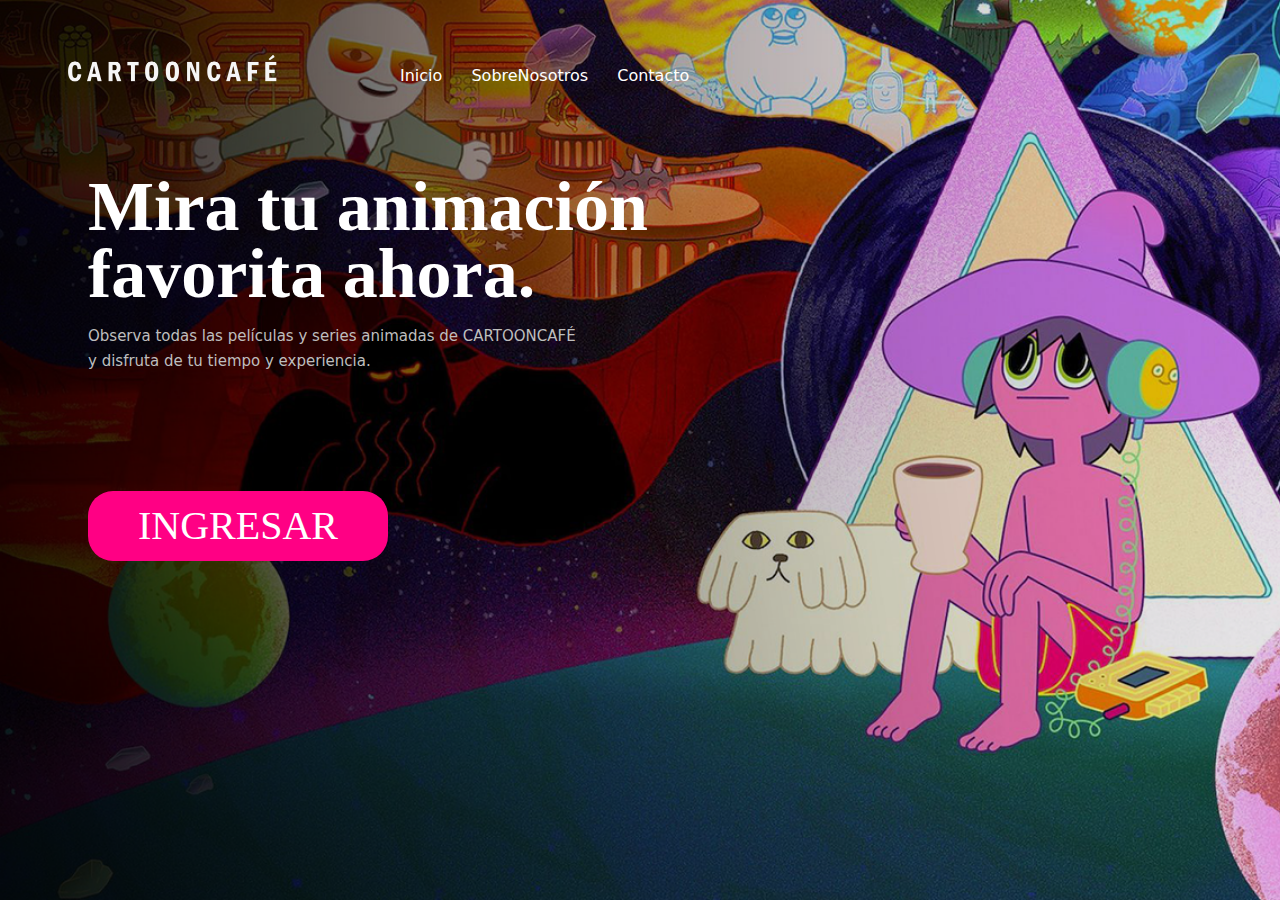
<file: index.html>
<!DOCTYPE html>
<html lang="en">

<head>
  <meta charset="UTF-8">
  <meta http-equiv="X-UA-Compatible" content="IE=edge">
  <meta name="viewport" content="width=device-width, initial-scale=1.0">
  <link rel="stylesheet" type="text/css" href="styles.css" />
  <title>LANDING PAGE</title>
</head>

<body>
  <section class="home">
    <img class="logo" src="assets/logo.png">
    <div class="navbar">
      <div>
        <a class="navbar--link" href="index.html">Inicio</a>
        <a class="navbar--link" href="#">SobreNosotros</a>
        <a class="navbar--link" href="#">Contacto</a>
      </div>

    </div>
    <div class="content">
      <h1>Mira tu animación</h1>
      <h1>favorita ahora.</h1>
      <p>Observa todas las películas y series animadas de CARTOONCAFÉ<br>
      <p>y disfruta de tu tiempo y experiencia.</p> <br> <br> <br> <br> <br> <br> <br> <br> <br> <br> <br>
      <button type="button" onclick="location.href='registro.html';" class="btn-ingresar">Ingresar</button>
    </div>


  </section>

</body>

</html>
</file>
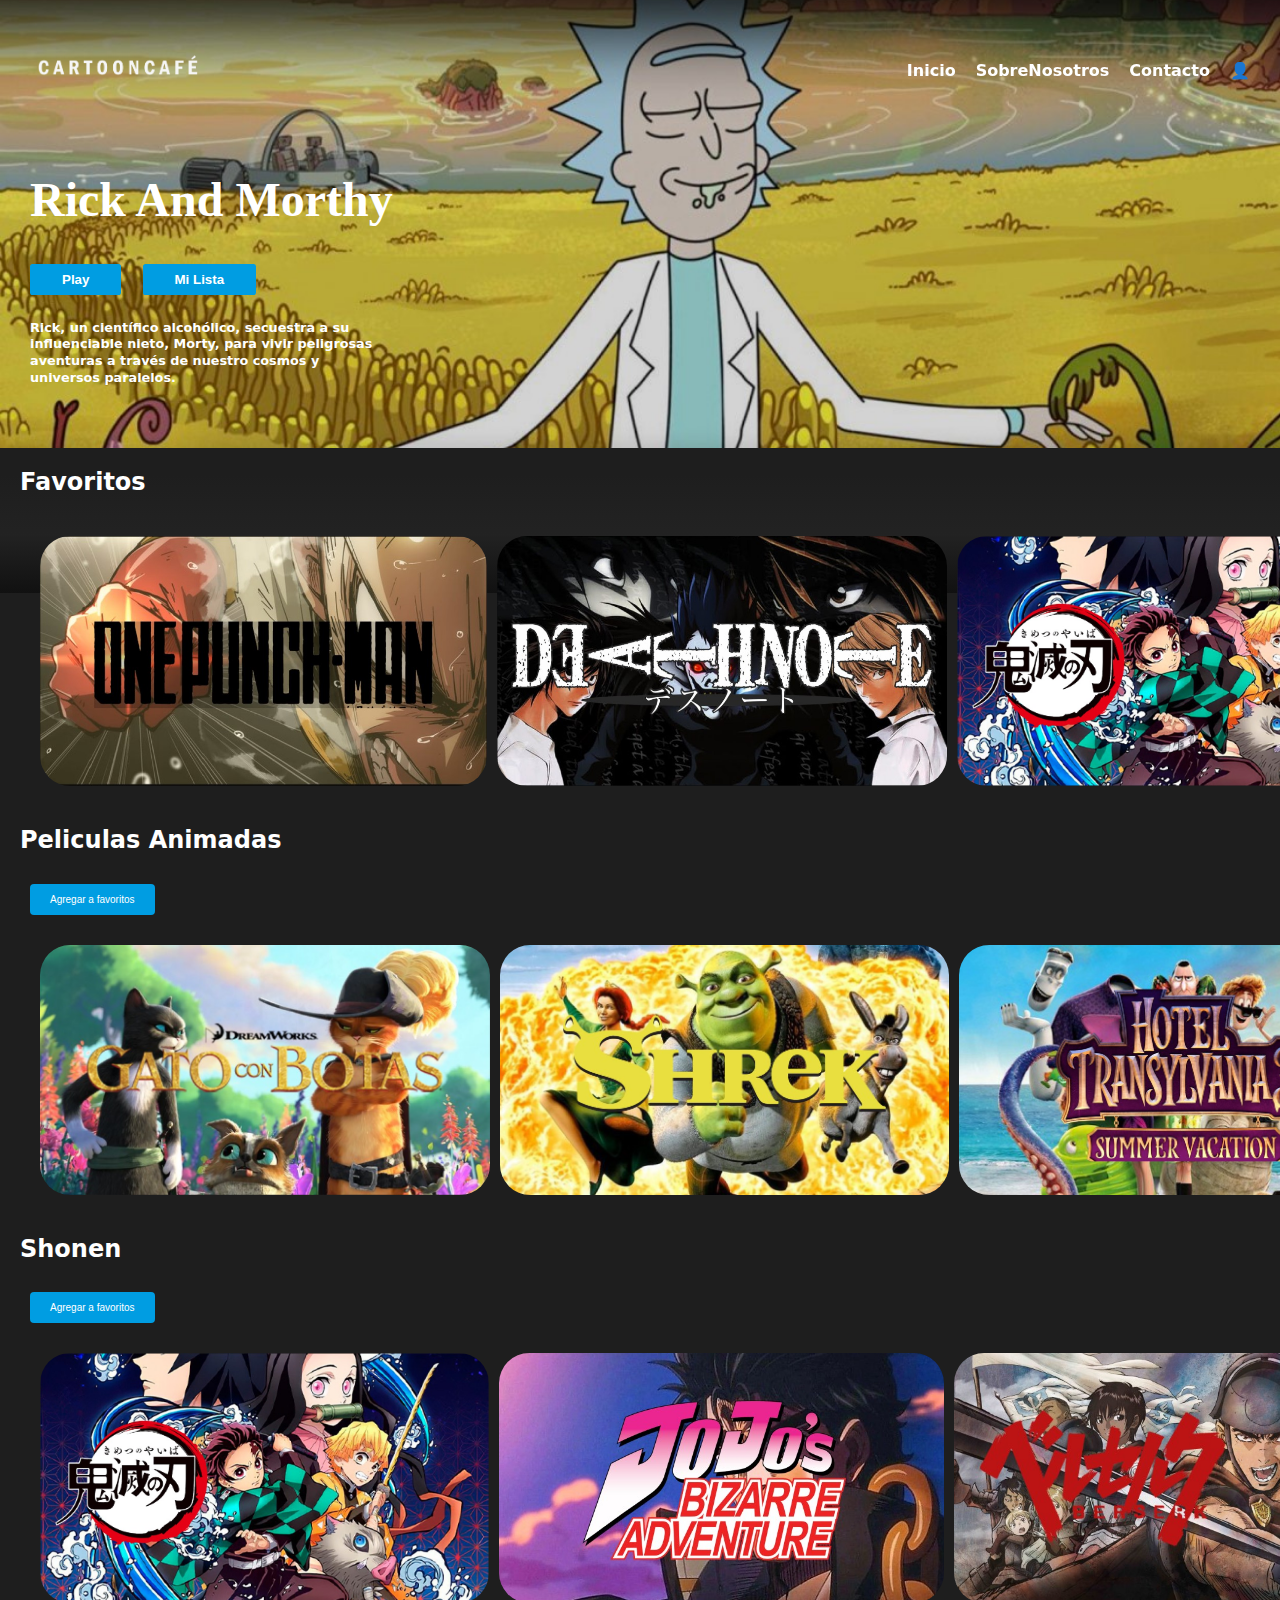
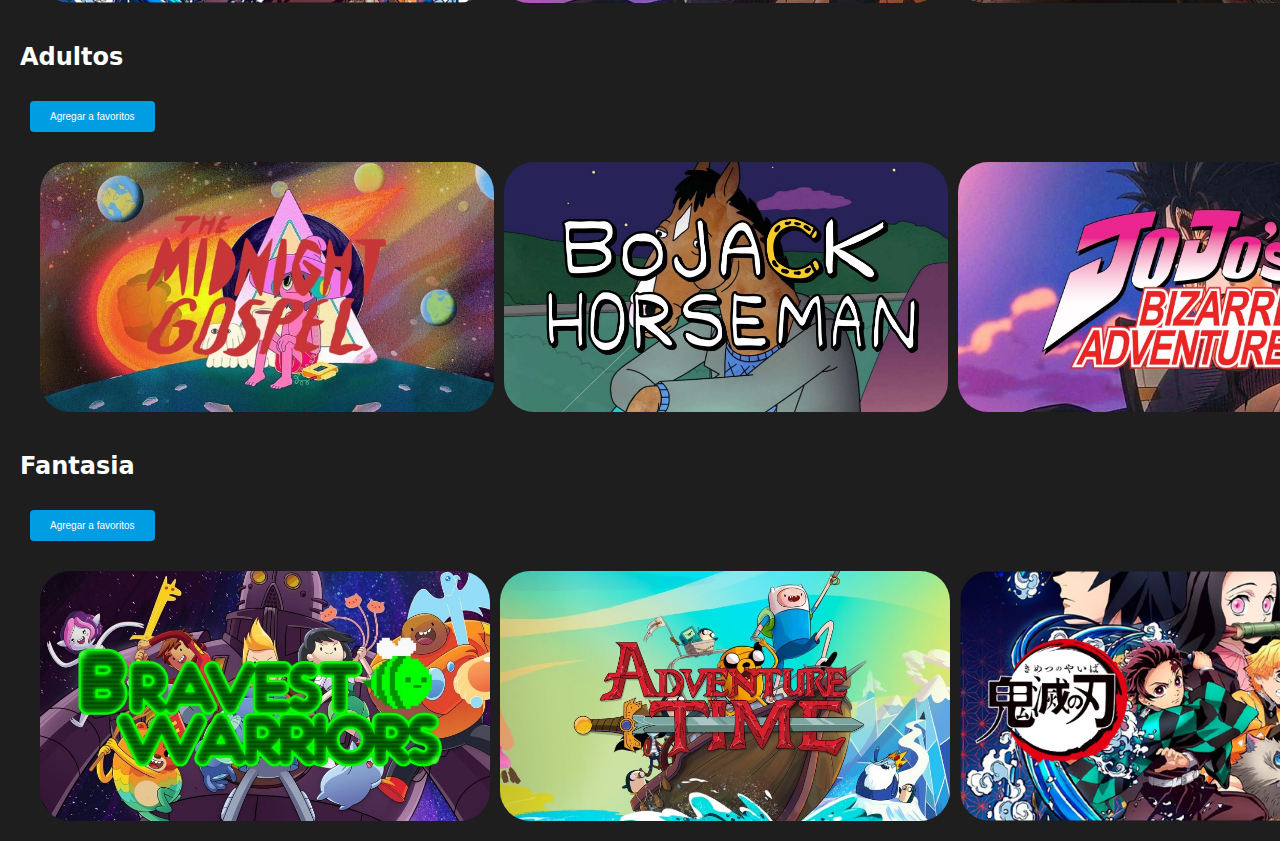
<file: main.html>
<!DOCTYPE html>
<html lang="en">

<head>

  <meta charset="UTF-8" />
  <meta http-equiv="X-UA-Compatible" content="IE=edge" />
  <meta name="viewport" content="width=device-width, initial-scale=1.0" />
  <title>Netflix Juan</title>
  <link rel="stylesheet" href="style.css" />
</head>

<body>

  <div id="nav" class="nav">
    <img class="nav__logo" src="imagenes2/banner.png" alt="" />
    <nav>
      <ul>  
        <li><a href="index.html">Inicio</a></li>
        <li><a href="#">SobreNosotros</a></li>
        <li><a href="#">Contacto</a></li>
        <li><a href="perfil.html">👤</a></li>

      </ul>
    </nav>

  </div>


  <header class="banner">

    <div class="banner__contents">
      <h1 class="banner__title">Rick And Morthy</h1>
      <div class="banner__buttons">
        <button class="banner__button">Play</button>
        <button class="banner__button">Mi Lista</button>
      </div>
      <h1 class="banner__description">
        Rick, un científico alcohólico, secuestra a su influenciable nieto, Morty, para vivir peligrosas aventuras a través de nuestro cosmos y universos paralelos.
      </h1>
    </div>
    <div class="banner--fadeBottom"></div>
  </header>


  <div class="row">
    <h2>Favoritos</h2>
    
    <div class="row__posters">

      <img class="row__poster row__posterLarge" src="imagenes2/large-movie1.jpg" alt="" />

      <img class="row__poster row__posterLarge" src="imagenes2/large-movie2.jpg" alt="" />

      <img class="row__poster row__posterLarge" src="imagenes2/large-movie3.jpg" alt="" />

      <img class="row__poster row__posterLarge" src="imagenes2/large-movie4.jpg" alt="" />

      <img class="row__poster row__posterLarge" src="imagenes2/large-movie5.jpg" alt="" />
      
      <img class="row__poster row__posterLarge" src="imagenes2/large-movie2.jpg" alt="" />

      <img class="row__poster row__posterLarge" src="imagenes2/large-movie3.jpg" alt="" />
    </div>
  </div>


  <div class="row">
    <h2>Peliculas Animadas</h2>
    <button class="favorite-button">Agregar a favoritos</button>
    <div class="row__posters">

      <img class="row__poster row__posterLarge" src="imagenes2/large-movie4.jpg" alt="" />

      <img class="row__poster row__posterLarge" src="imagenes2/large-movie5.jpg" alt="" />

      <img class="row__poster row__posterLarge" src="imagenes2/large-movie6.jpg" alt="" />

      <img class="row__poster row__posterLarge" src="imagenes2/large-movie2.jpg" alt="" />

      <img class="row__poster row__posterLarge" src="imagenes2/large-movie3.jpg" alt="" />

      <img class="row__poster row__posterLarge" src="imagenes2/large-movie4.jpg" alt="" />

      <img class="row__poster row__posterLarge" src="imagenes2/large-movie5.jpg" alt="" />
      
      
    </div>
  </div>


  <div class="row">
    <h2>Shonen</h2>
    <button class="favorite-button">Agregar a favoritos</button>

    <div class="row__posters">

      <img class="row__poster row__posterLarge" src="imagenes2/large-movie3.jpg" alt="" />

      <img class="row__poster row__posterLarge" src="imagenes2/large-movie8.jpg" alt="" />

      <img class="row__poster row__posterLarge" src="imagenes2/large-movie9.jpg" alt="" />

      <img class="row__poster row__posterLarge" src="imagenes2/large-movie1.jpg" alt="" />

      <img class="row__poster row__posterLarge" src="imagenes2/large-movie2.jpg" alt="" />
      
    </div>
  </div>


  <div class="row">
    <h2>Adultos</h2>
    <button class="favorite-button">Agregar a favoritos</button>
    <div class="row__posters">

      <img class="row__poster row__posterLarge" src="imagenes2/large-movie10.jpg" alt="" />

      <img class="row__poster row__posterLarge" src="imagenes2/large-movie11.jpg" alt="" />

      <img class="row__poster row__posterLarge" src="imagenes2/large-movie8.jpg" alt="" />

      <img class="row__poster row__posterLarge" src="imagenes2/large-movie9.jpg" alt="" />

      <img class="row__poster row__posterLarge" src="imagenes2/large-movie2.jpg" alt="" />
      
    </div>
  </div>


  <div class="row">
    <h2>Fantasia</h2>
    <button class="favorite-button">Agregar a favoritos</button>
    <div class="row__posters">

      <img class="row__poster row__posterLarge" src="imagenes2/large-movie13.jpg" alt="" />

      <img class="row__poster row__posterLarge" src="imagenes2/large-movie12.jpg" alt="" />

      <img class="row__poster row__posterLarge" src="imagenes2/large-movie3.jpg" alt="" />

      <img class="row__poster row__posterLarge" src="imagenes2/large-movie8.jpg" alt="" />

      <img class="row__poster row__posterLarge" src="imagenes2/large-movie5.jpg" alt="" />
      
    </div>
  </div>


  <script>
    const nav = document.getElementById('nav');
    window.addEventListener('scroll', () => {
      if (window.scrollY >= 100) {
        nav.classList.add('nav__black');
      } else {
        nav.classList.remove('nav__black');
      }
    });
  </script>
</body>

</html>
</file>
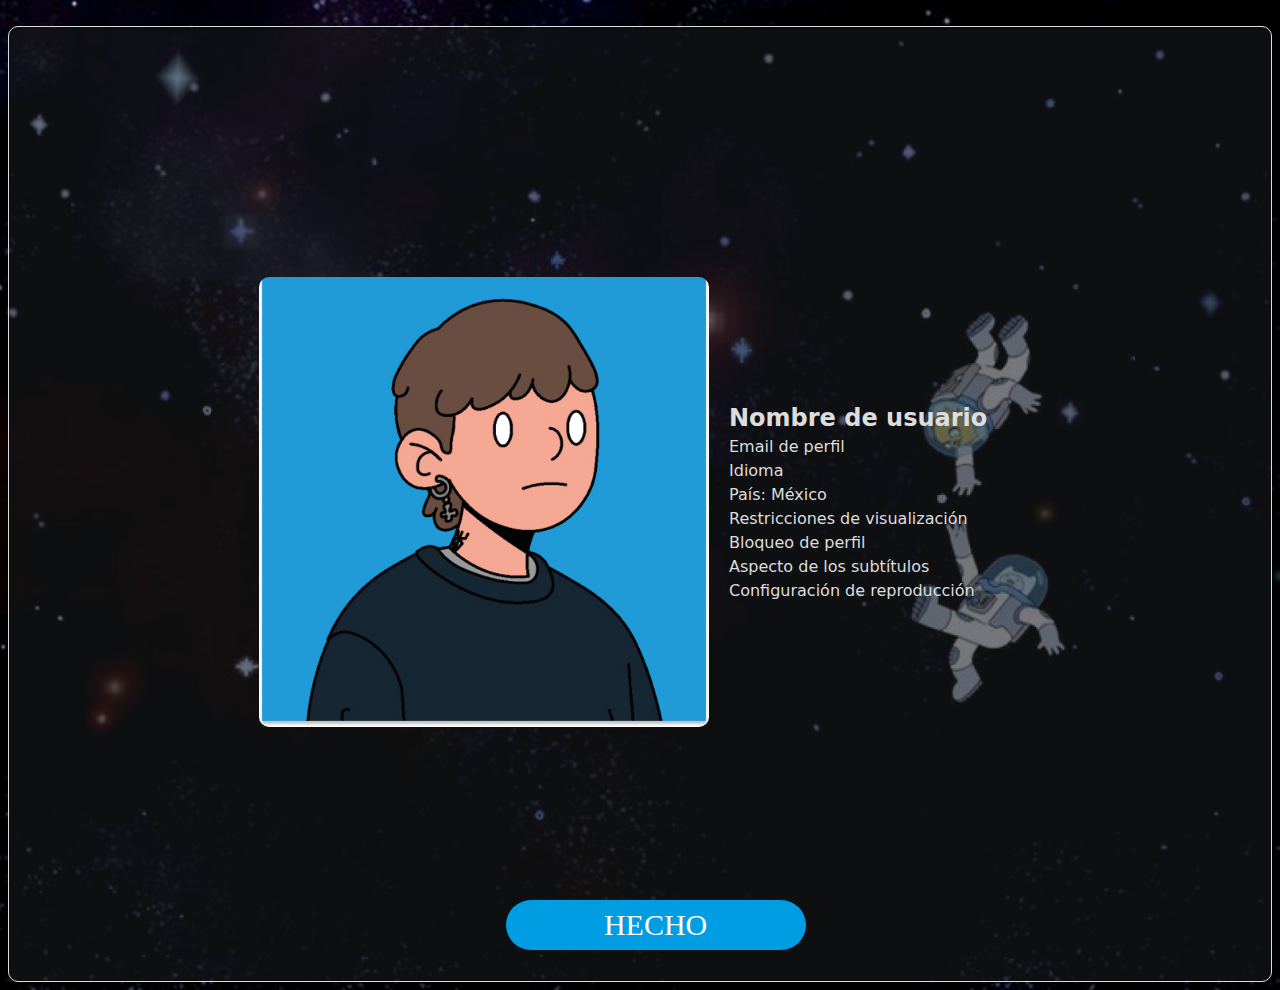
<file: perfil.html>
<!DOCTYPE html>
<html lang="en">
<head>
    <meta charset="UTF-8">
    <meta http-equiv="X-UA-Compatible" content="IE=edge">
    <meta name="viewport" content="width=device-width, initial-scale=1.0">
    <title>Document</title>
    <link rel="stylesheet" href="stylesperfil.css">
</head>
<body >
  >

    <div class="user-profile-box">
      <div class="user-profile img ">
        <img src="images/img 1.jpg" alt="Imagen de perfil">
      </div>
        <div class="user-profile">
          
          <div class="user-info">
            <h2>Nombre de usuario</h2>
            <p>Email de perfil</p>
            <p>Idioma</p>
            <p>País: México</p>
            <p>Restricciones de visualización</p>
            <p>Bloqueo de perfil </p>
            <p>Aspecto de los subtítulos </p>
            <p>Configuración de reproducción </p>
          </div>
        </div>
      </div>
      <div>
        <button type="button" onclick="location.href='main.html';" class="btn-ingresar">Hecho</button>
      </div>
      
      
    
</body>
</html>
</file>
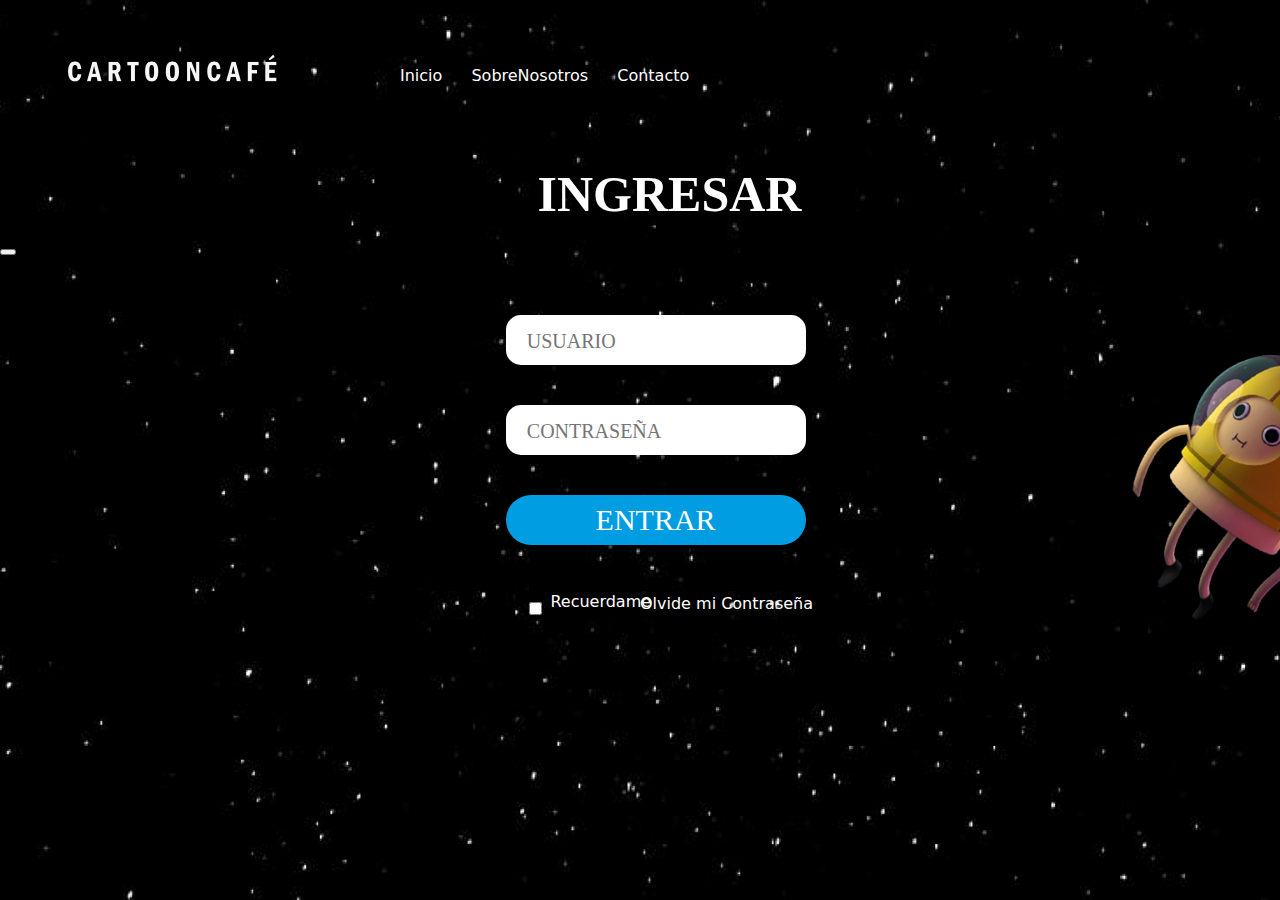
<file: signup.html>
<!DOCTYPE html>
<html lang="en">

<head>
  <meta charset="UTF-8">
  <meta http-equiv="X-UA-Compatible" content="IE=edge">
  <meta name="viewport" content="width=device-width, initial-scale=1.0">
  <link rel="stylesheet" type="text/css" href="stylessigup.css" />
  <title>REGISTRO</title>
</head>

<body>
  <section class="home">
    <img class="logo" src="assets/logo.png">
    <div class="navbar">
      <div>
        <a class="navbar--link" href="index.html">Inicio</a>
        <a class="navbar--link" href="#">SobreNosotros</a>
        <a class="navbar--link" href="#">Contacto</a>
      </div>

    </div>
    <div class="content">
      <h1>INGRESAR</h1>
     
      <button type="button" onclick="location.href='main.html';" class="btn-ingresar">Entrar</button>
    </div>
    <div>
        <button class="btn1"></button>
        <button class="btn2"></button>
        <button class="btn3"></button>
    </div>
    <div>

    <form><div class="posicion1 no-outline">
        <input
        type="text"
        placeholder="USUARIO"
         required/>

    </div></form>
    <div>

      <form><div class="posicion2 no-outline">
          <input
          type="password"
          placeholder="CONTRASEÑA"
           required/>
  
      </div></form>

<div>
  <p class="recuerdame">Recuerdame</p>
  <a class="cuenta" href="#">Olvide mi Contraseña</a>
</div>
        <div class="posicion4">
          <input type="checkbox" name=" " value=" ">
         </div>
  </section>

</body>

</html>
</file>
<file: styles.css>
body {
    margin: 0px;
    padding: 0px;
}

.home {
    height: 100vh;
    width: 100%;
    background-image: url("assets/Banner.png");
    background-size: cover;
    background-position: center;

}

.logo {
    width: 250px;
    height: 150px;
    position: absolute;
    left: 50px;
    margin: 0px;
    padding: 0px;

}

.navbar {
    width: 100%;
    display: flex;
    height: 150px;
    align-items: center;
    padding: 0px 100px 0px 400px;
    box-sizing: border-box;
    font-family: system-ui, -apple-system, BlinkMacSystemFont, 'Segoe UI', Roboto, Oxygen, Ubuntu, Cantarell, 'Open Sans', 'Helvetica Neue', sans-serif;
    color: white;
    word-spacing: 24px;
}

.navbar--link {
    padding: 0px 0px;
    font-family: system-ui, -apple-system, BlinkMacSystemFont, 'Segoe UI', Roboto, Oxygen, Ubuntu, Cantarell, 'Open Sans', 'Helvetica Neue', sans-serif;
    color: white;
    z-index: 6;
}

a {
    text-decoration: none;
    color: white;
}

.content {
    text-align: left;
    font-size: 15px;
    color: rgb(190, 190, 190);
    padding: 0 88px;
    font-family: system-ui, -apple-system, BlinkMacSystemFont, 'Segoe UI', Roboto, Oxygen, Ubuntu, Cantarell, 'Open Sans', 'Helvetica Neue', sans-serif;
    line-height: 10px;
}

.content h1 {
    font-size: 70px;
    font-family: 'Fredoka One';
    line-height: 20px;
    color: white;
}

.btn-ingresar {
    width: 300px;
    height: 70px;
    background: #FF0084;
    border-radius: 25px;
    font-family: 'Fredoka One';
    color: white;
    border: none;
    font-size: 40px;
    text-transform: uppercase;
    cursor: pointer;
}

.btn-ingresar:hover {background-color: #e5509d}
</file>
<file: style.css>
*header {
  position: fixed;
  top: 0;
  left: 0;
  width: 60%;
  background-color: transparent;
  z-index: 999;
}

nav {
  display: flex;
  justify-content: space-between;
  align-items: center;
  padding: 15px 40px;
  
}

ul {
  list-style: none;
  display: flex;
  justify-content: space-between;
  align-items: center;
}

li {
  margin: 0 10px;
}

a {
  text-decoration: none;
  color: white;
  font-weight: bold;
}

header {
  margin: 0;
  box-sizing: border-box;

}

body {
  font-family:system-ui, -apple-system, BlinkMacSystemFont, 'Segoe UI', Roboto, Oxygen, Ubuntu, Cantarell, 'Open Sans', 'Helvetica Neue', sans-serif ;
  background-color:  #1E1E1E;
  margin: 0px;
  padding: 0px;
}
.favorite-button {
  background-color: rgb(0, 157, 226, 1);
  color: white; 
  border: none; 
  padding: 10px 20px; 
  text-align: center; 
  text-decoration: none; 
  display: inline-block; 
  font-size: 10px; 
  margin: 10px;
  cursor: pointer; 
  border-radius: 4px; 
}


.row__poster {
  width: 100%;
  object-fit: contain;
  max-height: 100px;
  margin-right: 10px;
  transition: transform 450ms;
}

.row__posters {
  display: flex;
  overflow-y: hidden;
  overflow-x: scroll;
  padding: 20px;
  
  
}

.row__poster:hover {
  transform: scale(1.08);
}

.row__posters::-webkit-scrollbar {
  display: none;
}

.row__posterLarge {
  max-height: 250px;
  border-radius: 0.8cm;
  
 
  
}

.row__posterLarge:hover {
  transform: scale(1.09);
}

.row {
  color: white;
  margin-left: 20px;
}

/* banner */
.banner {
  background-image: url('imagenes2/banner.jpg');
  background-size: cover;
  background-position: center center;
  color: white;
  object-fit: contain;
  height: 448px;
  
}

.banner__contents {
  margin-left: 30px;
  padding-top: 140px;
  height: 190px;
}

.banner__title {
  font-family: 'Fredoka One';
  font-size: 3rem;
  font-weight: 800;
  padding-bottom: 0.3rem;
}

.banner__description {
  width: 45rem;
  line-height: 1.3;
  padding-top: 1rem;
  font-size: 0.8rem;
  max-width: 360px;
  height: 180px;
}

.banner__button {
  cursor: pointer;
  color: #fff;
  outline: none;
  border: none;
  font-weight: 700;
  border-radius: 0.2vw;
  padding-left: 2rem;
  padding-right: 2rem;
  margin-right: 1rem;
  padding-top: 0.5rem;
  padding-bottom: 0.5rem;
  background-color: rgb(0, 157, 226, 1)
}

.banner__button:hover {
  color: #000;
  background-color: #e6e6e6;
  transition: all 0.2s;
}

.banner--fadeBottom {
  margin-top: 145px;
  height: 7.4rem;
  background-image: linear-gradient(180deg, transparent, rgba(37, 37, 37, 0.61), #111);
}

.nav__logo {
  width: 200px;
  height: 100px;
  object-fit: contain;
}

.nav__avatar {
  width: 30px;
  object-fit: contain;
}

.nav {
  position: fixed;
  top: 0;
  width: 100%;
  display: flex;
  justify-content: space-between;
  padding: 20px;
  z-index: 1;
  transition-timing-function: ease-in;
  transition: all 0.5s;
}

.nav__black {
  background-color: #111;
}
</file>
<file: stylesperfil.css>
.user-profile-box {
  border: 1px solid #ddd;
  background-color: rgba(24, 26, 28, 0.575);
  padding: 250px;
  display: flex;
  align-items: center;
  max-width: 900px;
  margin: 0 auto;
  border-radius: 10px; 
}

.user-profile img {
  width: 450px;
  height: 450px;
  border-radius: 50%;
  margin-right: 20px;
  border-radius: 10px; 
}

.user-info {
  font-family: system-ui, -apple-system, BlinkMacSystemFont, 'Segoe UI', Roboto, Oxygen, Ubuntu, Cantarell, 'Open Sans', 'Helvetica Neue', sans-serif ;
  color: #ddd;
  
  

}

.user-info h2 {
  font-size: 24px;
  margin: 0;
}

.user-info p {
  font-size: 16px;
  margin: 5px 0;
}

body {
  background-image: url('images/fondo.jpg');
  background-position: center;
  background-size: cover;
  background-repeat: no-repeat;
}

.btn-ingresar {
  width: 300px;
  height: 50px;
  background: #009DE2;
  border-radius: 25px;
  font-family: 'Fredoka One';
  color: white;
  border: none;
  font-size: 30px;
  text-transform: uppercase;
  cursor: pointer;
  left: 39.5%;
  top: 100%;
  position: absolute;
}

.btn-ingresar:hover {background-color: #3fb3e4}
</file>
<file: stylessigup.css>
body {
    margin: 0px;
    padding: 0px;
    font-family: system-ui, -apple-system, BlinkMacSystemFont, 'Segoe UI', Roboto, Oxygen, Ubuntu, Cantarell, 'Open Sans', 'Helvetica Neue', sans-serif;
}

.home {
    height: 100vh;
    width: 100%;
    background-image: url("assets/user.jpg");
    background-size: cover;
    background-position: center;

}

.logo {
    width: 250px;
    height: 150px;
    position: absolute;
    left: 50px;
    margin: 0px;
    padding: 0px;

}

.navbar {
    width: 100%;
    display: flex;
    height: 150px;
    align-items: center;
    padding: 0px 100px 0px 400px;
    box-sizing: border-box;
    font-family: system-ui, -apple-system, BlinkMacSystemFont, 'Segoe UI', Roboto, Oxygen, Ubuntu, Cantarell, 'Open Sans', 'Helvetica Neue', sans-serif;
    color: white;
    word-spacing: 24px;
}

.navbar--link {
    padding: 0px 0px;
    font-family: system-ui, -apple-system, BlinkMacSystemFont, 'Segoe UI', Roboto, Oxygen, Ubuntu, Cantarell, 'Open Sans', 'Helvetica Neue', sans-serif;
    color: white;
    z-index: 6;
}

a {
    text-decoration: none;
    color: white;
}

.content {
    text-align: left;
    font-size: 15px;
    color: rgb(190, 190, 190);
    padding: 0 230px;
    font-family: system-ui, -apple-system, BlinkMacSystemFont, 'Segoe UI', Roboto, Oxygen, Ubuntu, Cantarell, 'Open Sans', 'Helvetica Neue', sans-serif;
    line-height: 10px;
}

.content h1 {
    font-size: 50px;
    font-family: 'Fredoka One';
    line-height: 20px;
    color: white;
    padding: 0 37.5%;
}

.btn-ingresar {
    width: 300px;
    height: 50px;
    background: #009DE2;
    border-radius: 25px;
    font-family: 'Fredoka One';
    color: white;
    border: none;
    font-size: 30px;
    text-transform: uppercase;
    cursor: pointer;
    left: 39.5%;
    top: 55%;;
    position: absolute;
}

.btn1 {
    width: 300px;
    height: 50px;
    background: white;
    border-radius: 15px;
    border: none;
    font-size: 30px;
    text-transform: uppercase;
    cursor: pointer;
    position: absolute;
    left: 39.5%;
    top: 35%;
}

.posicion1 {
    position: absolute;
    left: 41%;
    top: 36.5%;

}

.btn2 {
    width: 300px;
    height: 50px;
    background: white;
    border-radius: 15px;
    border: none;
    font-size: 30px;
    text-transform: uppercase;
    cursor: pointer;
    position: absolute;
    left: 39.5%;
    top: 45%;
}

.posicion2 {
    position: absolute;
    left: 41%;
    top: 46.5%;

}


.btn-ingresar:hover {background-color: #3fb3e4}


input {
    outline: none;
    border: none;
    background-color: transparent;
    font-family: 'Fredoka One';
    font-size: 20px;
    color: black;
  }

.recuerdame{
    color: white;
    position: absolute;
    left: 43%;
    top: 64%;
}

.cuenta{
    color: white;
    position: absolute;
    left: 50%;
    top: 66%;
}

  .posicion4 {
    position: absolute;
    left: 41%;
    top: 66.5%;
}
</file>
